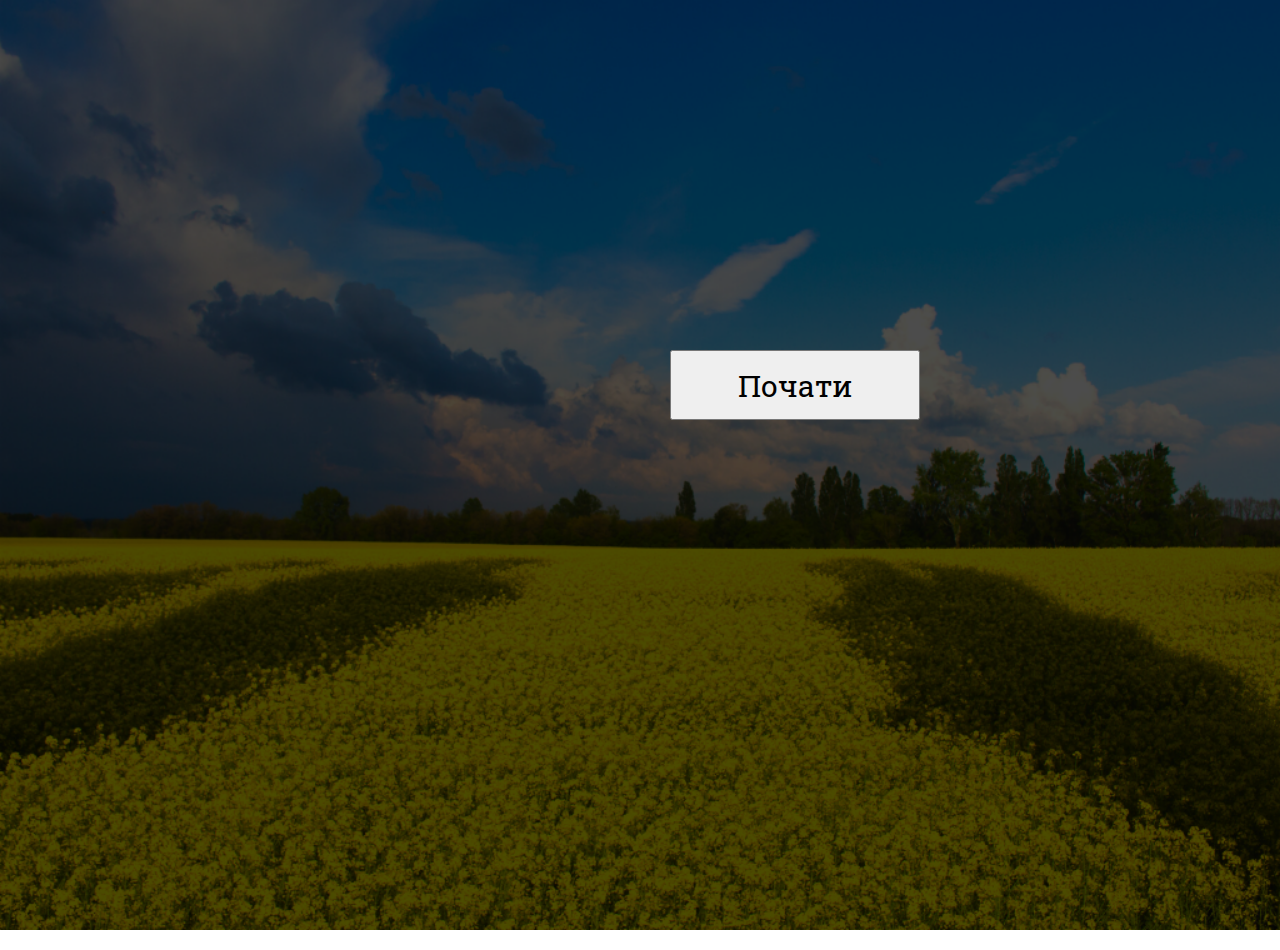
<file: crossword/index.html>
<html>
<head>
	<meta charset="utf8"/>
	<title>Crossword</title>
	<link href="https://fonts.googleapis.com/css?family=Roboto+Slab" rel="stylesheet">
	<link rel="stylesheet" type="text/css" href="style.css">
</head>
<body>

<div id="game">

	<div id="crossword">
		<h1>Чи добре ти розумієшся на військовій техніці ЗСУ?</h1>
		
		<img src="images/Crossword.png">

		<div id="word-1" class='word1'></div>
		<div id="word-2" class='word1'></div>
		<div id="word-3" class='word1'></div>
		<div id="word-4" class='word1'></div>
		<div id="word-5" class='word1'></div>
		<div id="word-6" class='word1'></div>
		<div id="word-7" class='word1'></div>
		<div id="word-8" class='word1'></div>
		<div id="word-9" class='word1'></div>	

		<div id="letter-container">
			<ul class="list"></ul>
		</div>												

		<p class="description">
			1. Крилата ракета окупантів, а ще діаметр снаряду чи кулі
			<br><br>
			2. Машина, яка допомагає хлопцям ЗСУ скоріше прибути до місця бою
			<br><br>
			3. Корабель, який "Нептун" відправив на дно Чорного моря
			<br><br>
			4. Найулюбленіше селище окупантів в Херсонській області
			<br><br>
			5. Ворожа техніка, яку ЗСУ розбирають за допомогою "Ігли"
			<br><br>
			6. Ворожий "Чорний алігатор" і наш МІ - 8
			<br><br>
			7. Справа, якою останнім часом займаються сусіди зі сходу
			<br><br>
			8. Дуже корисна зброя піхоти ЗСУ проти ворожої техніки
			<br><br>
			9. Як скорочено називають окупантів?
		</p>
		
		
	</div>

	<button id="start">Почати</button>
</div>
<div id="end" style="display: none;">
	<h2>Вітаємо! Ти добре знаєш зброю та техніку ЗСУ і наших ворогів. Перемога буде за нами!</h2>
	<h3></h3>
	<h4></h4>
	<button>Restart</button>
</div>

<script src="script.js"></script>
</body>
</html>
</file>
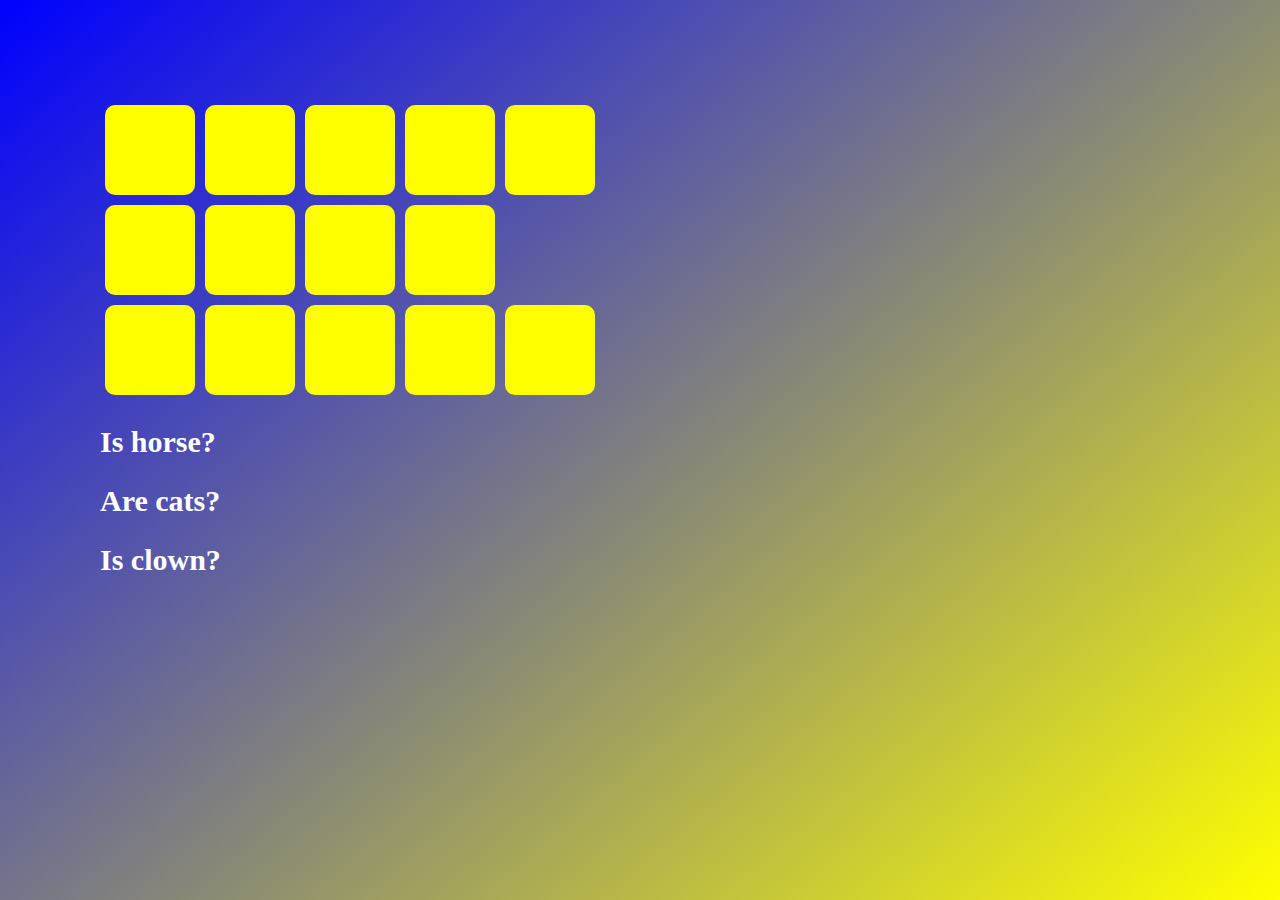
<file: Crossword2/index.html>
<html>
<head>
	<meta charset="utf8"/>
	<title>Crossword</title>
	<link rel="stylesheet" type="text/css" href="style.css">
</head>
<body>

<div id="game">
	<div></div>
	<div class = 'space'></div>
	<div></div>
</div>

<script src="script.js"></script>
</body>
</html>
</file>
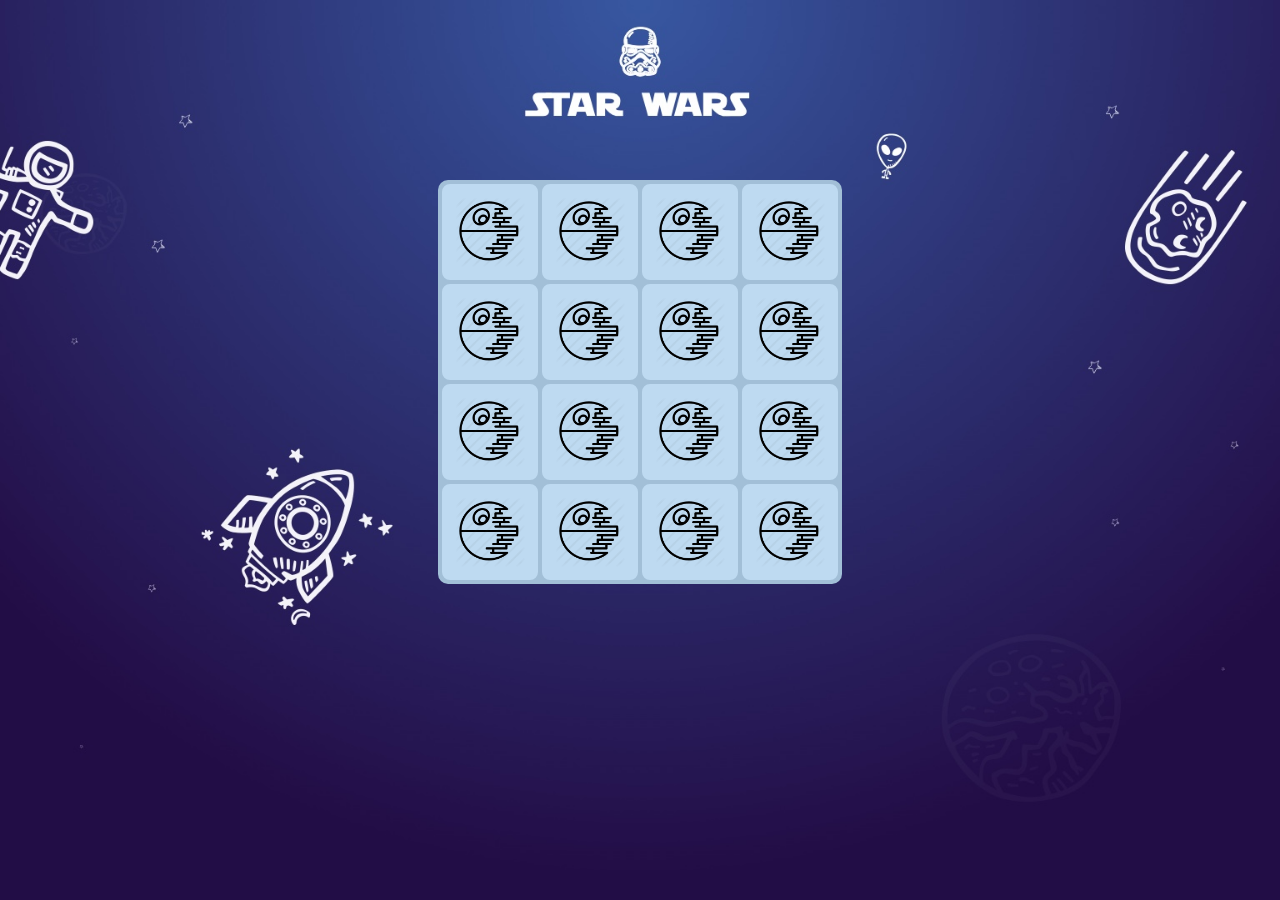
<file: Pairs/index.html>
<!doctype html>
<html>
<head>
	<title>Cards game</title>
	<link rel="stylesheet" type="text/css" href="style.css">
	<meta charset="utf8">
</head>
<body>
	<ul id="cards"></ul>

	<div id="reset">
		<h2>You win</h2>
		<button id="reset-btn">Restart</button>
	</div>

	<script type="text/javascript" src="script.js"></script>
</body>
</html>
</file>
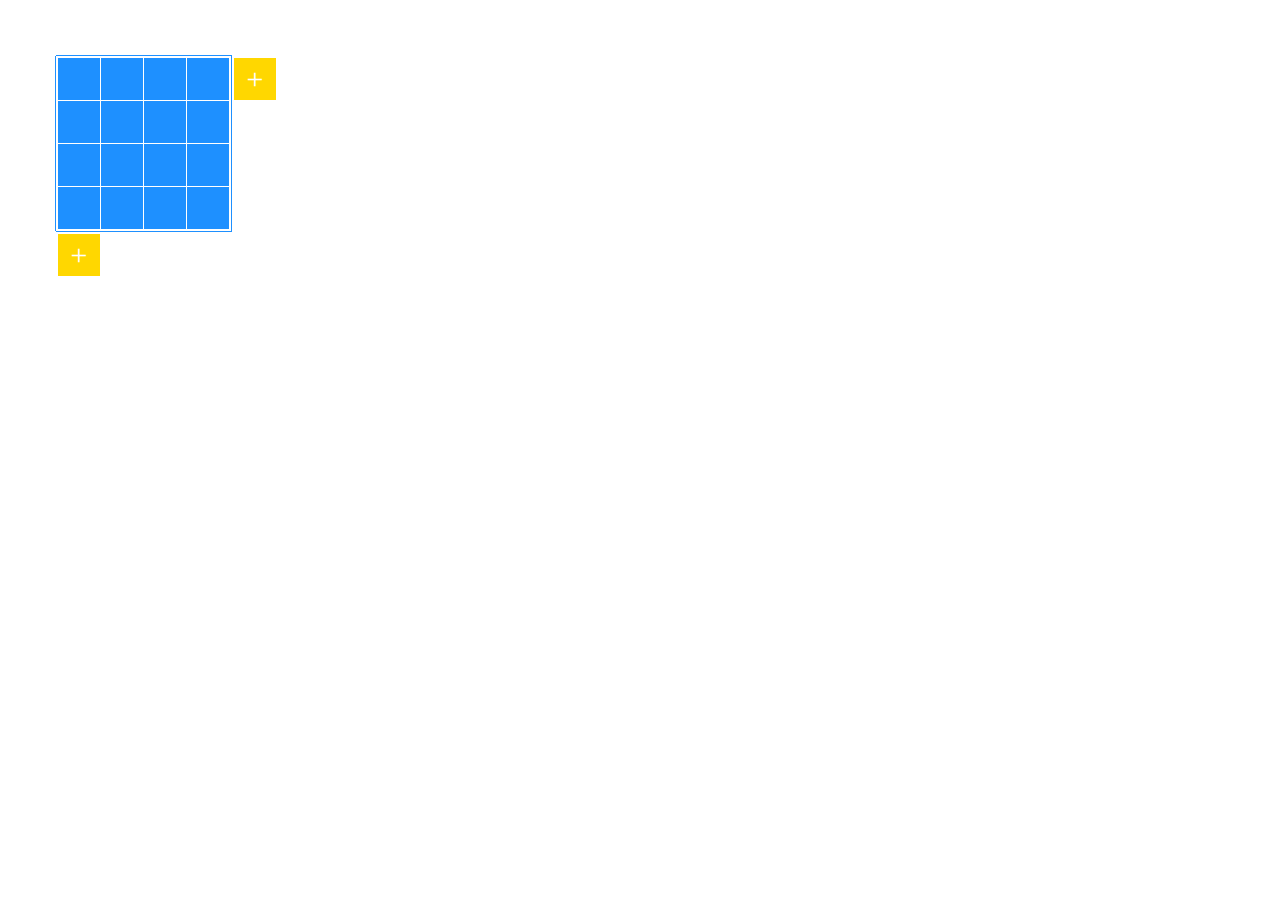
<file: Table/Table2.html>
<!DOCTYPE HTML>
<html>

<head>
  <style>
    table {
      border-collapse: collapse;
    }

    td {  
	  border: 1px solid white;
      padding: 1px;
      text-align: center;
    }
	
	.minus {
	  height: 40px;
	  width: 40px;
	  color: white;
	  font-size: 30px;
	  background-color: white;
	  border: 1px solid white;
	}
	
	.plus {
	  height: 40px;
	  width: 40px;
	  color: white;
	  font-size: 30px;
	  background-color: gold;
	  border: 1px solid white;
	}
	
	.field {
	  height: 40px;
	  width: 40px;
	  background-color: DodgerBlue;
	  border: 1px solid white;
	}
	
	.tab { border: 1px solid DodgerBlue; }	
	.tabr { border-right: 1px solid DodgerBlue; }
	.tabb { border-bottom: 1px solid DodgerBlue; }

  </style>
</head>

<body>
  <table>
    <tr>
      <td></td>
      <td class='tabb'>
        <table>
          <tr><td class='minus' id='rY0' onclick=removeY() onmouseover=mouseOverMinusY(event)>-</td></tr>
        </table>
      <td>
    </tr>
    <tr>
      <td class='tabr'>
        <table>
          <tr  id='lineX0'><td class='minus' onclick=removeX() onmouseover=mouseOverMinusX(event)>-</td></tr>
        </table>
      </td>
      <td class='tab'>
	    <table>
          <tr id='lineX'><td class='field' id='rY' onmouseover=mouseOverField(event)></td></tr>
	    </table>

      </td>
      <td valign="top">
        <table>
          <tr><td class='plus' onclick=addX() onmouseover=mouseOverPlus(event)>+</td></tr>
        </table>
      </td>
    </tr>
    <tr>
      <td></td>
      <td align="center">
        <table>
          <tr><td class='plus' onclick=addY() onmouseover=mouseOverPlus(event)>+</td></tr>
        </table>
      </td>
    </tr>
  </table>


  <div id="number"></div>

  <script>
    let lineX = document.getElementById('lineX');
	let lineX0 = document.getElementById('lineX0');
	let rY = document.getElementById('rY');
	let rY0 = document.getElementById('rY0');
	addX(); addX();	addX();
	addY(); addY();	addY();
    
	function addX(){
	  lineX.after(lineX.cloneNode(true));
	  lineX0.after(lineX0.cloneNode(true));
    }
	
	function removeX(){
	  if (lineX.nextElementSibling) lineX.nextElementSibling.remove();
	  if (lineX0.nextElementSibling) lineX0.nextElementSibling.remove();
    }
	
	function addY(){
	  rY0.after(rY0.cloneNode(true));
	  for (let i=0; i<lineX.parentElement.children.length; i++){
	    lineX.parentElement.children[i].append(rY.cloneNode(true));
	}}
	
	function removeY(){
	  if (rY0.nextElementSibling){
	    rY0.nextElementSibling.remove();
		for (let i=0; i<lineX.parentElement.children.length; i++){
		  lineX.parentElement.children[i].lastElementChild.remove();
	}}}
	
	function mouseOverField(event){
	  let x=0;
	  let elem = event.currentTarget
	  while(elem.previousElementSibling){
	    x+=1;
		elem=elem.previousElementSibling;
	  };
	  
	  let y=0;
	  elem = event.currentTarget.parentElement;
	  while(elem.previousElementSibling){
	    y+=1;
		elem=elem.previousElementSibling;
	  };
	  
	  if (lineX0.parentElement.children[1]){
	    lineX0.parentElement.children[y].firstElementChild.style.backgroundColor = 'red';
	  }
	  if (rY0.parentElement.children[1]){
	    rY0.parentElement.children[x].style.backgroundColor = 'red';
	  }
	  
	  let promise = new Promise(function(resolve, reject) {
	    event.currentTarget.onmouseout = () => resolve();
	  });
	  promise.then(()=>{
		lineX0.parentElement.children[y].firstElementChild.style.backgroundColor = '';
	    rY0.parentElement.children[x].style.backgroundColor = '';
	  })
	}
	
	function mouseOverMinusX(event){
	  let elem = event.currentTarget
	  if (lineX0.parentElement.children[1]){
	    elem.style.backgroundColor = 'FireBrick';
	  }
	  
	  let promise = new Promise(function(resolve, reject) {
	    elem.onmouseout = () => resolve();
	  });
	  promise.then(()=>{elem.style.backgroundColor = '';})
	}
	
	function mouseOverMinusY(event){
	  let elem = event.currentTarget
	  if (rY0.parentElement.children[1]){
	    elem.style.backgroundColor = 'FireBrick';
	  }
	  
	  let promise = new Promise(function(resolve, reject) {
	    elem.onmouseout = () => resolve();
	  });
	  promise.then(()=>{elem.style.backgroundColor = '';})
	}
	
	function mouseOverPlus(event){
	  let elem = event.currentTarget
	  elem.style.backgroundColor = 'yellow';
	  
	  let promise = new Promise(function(resolve, reject) {
	    elem.onmouseout = () => resolve();
	  });
	  promise.then(()=>{elem.style.backgroundColor = '';})
	}
	
  </script>

</body>
</html>
</file>
<file: crossword/style.css>
body, html {
	margin: 0;
	padding: 0;
	width: 100%;
	height: 100%;
}

body {
    background-image: url("images/Background.png");
    background-position: center;
    background-repeat: no-repeat;
    background-size: cover;
}

#game {
	width: 100%;
	margin-top: 50px;
	height: 700px;
	position: relative;
}
#start {
	font-family: 'Roboto Slab', serif;
	margin: 300px 0 0 670px;
	height: 70px;
	width: 250px;
	font-size: 30px;
	cursor: pointer;
}
#start:hover {
	border: none;
	background: #346FA4;
	color: #D3B905;
}
#crossword {
	width: 100%;
	height: 700px;

	position: absolute;
    display: none;
}
#crossword img {
	position: absolute;
	top: 25px;
}
.description {
	font-family: 'Roboto Slab', serif;
	font-size: 15px;
	color: #D3B905;
	position: absolute;
	left: 1000px;
}
#crossword h1 {
	font-family: 'Roboto Slab', serif;
	font-size: 50px;
	color: white;
	width: 1400px;
	margin-bottom: 100px;
	margin-left: 150px;
}
#word-1 {
	/*background: url("images/word_6characters.png") no-repeat;*/
	position: absolute;
    width: 300px;
    height: 50px;
	display: none;
	top: 185px;
    left: 262px;
    cursor: pointer;
    font-family: 'Roboto Slab', serif;
	font-size: 40px;
	color: black;
	letter-spacing: 30px;
	text-indent: 10px;
}

#word-2 {
	/*background: url("images/word_16characters.png") no-repeat;*/
	position: absolute;
	left: 111px;
    top: 234px;
    width: 800px;
    height: 50px;
	background-size: cover;
	display: none;
	cursor: pointer;
	font-family: 'Roboto Slab', serif;
	font-size: 40px;
	color: black;
	letter-spacing: 25px;
	text-indent: 20px;
}

#word-3 {
	/*background: url("images/word_6characters.png") no-repeat;*/
	position: absolute;
	left: 310px;
    top: 285px;
    height: 50px;
    width: 350px;
    cursor: pointer;
	background-size: cover;
	display: none;
	font-family: 'Roboto Slab', serif;
	font-size: 40px;
	color: black;
	letter-spacing: 25px;
	text-indent: 20px;
}

#word-4 {
	/*background: url("images/word_11characters.png") no-repeat;*/
	position: absolute;
	left: 360px;
    top: 335px;
    width: 550px;
    height: 50px;
    cursor: pointer;
	background-size: cover;
	display: none;
	font-family: 'Roboto Slab', serif;
	font-size: 40px;
	color: black;
	letter-spacing: 26px;
	text-indent: 15px;
}

#word-5 {
	/*background: url("images/word_5characters.png") no-repeat;*/
	position: absolute;
	left: 312px;
    top: 385px;
    width: 250px;
    height: 50px;
    cursor: pointer;
	background-size: cover;
	display: none;
	font-family: 'Roboto Slab', serif;
	font-size: 40px;
	color: black;
	letter-spacing: 26px;
	text-indent: 15px;
}

#word-6 {
	/*background: url("images/word_10characters.png") no-repeat;*/
	position: absolute;
	left: 264px;
    top: 435px;
    width: 500px;
    height: 50px;
    cursor: pointer;
	background-size: cover;
	display: none;
	font-family: 'Roboto Slab', serif;
	font-size: 40px;
	color: black;
	letter-spacing: 26px;
	text-indent: 20px;
}

#word-7 {
	/*background: url("images/word_8characters.png") no-repeat;*/
	position: absolute;
	left: 463px;
    top: 485px;
    width: 400px;
    height: 50px;
    cursor: pointer;
	background-size: cover;
	display: none;
	font-family: 'Roboto Slab', serif;
	font-size: 40px;
	color: black;
	letter-spacing: 26px;
	text-indent: 15px;
}

#word-8 {
	/*background: url("images/word_10characters.png") no-repeat;*/
	position: absolute;
	left: 360px;
    top: 535px;
    width: 500px;
    height: 50px;
    cursor: pointer;
	background-size: cover;
	display: none;
	font-family: 'Roboto Slab', serif;
	font-size: 40px;
	color: black;
	letter-spacing: 26px;
	text-indent: 15px;
}

#word-9 {
	/*background: url("images/word_4characters.png") no-repeat;*/
	position: absolute;
	left: 410px;
    top: 585px;
    width: 200px;
    height: 50px;
    cursor: pointer;
	background-size: cover;
	display: none;
	font-family: 'Roboto Slab', serif;
	font-size: 40px;
	color: black;
	letter-spacing: 26px;
	text-indent: 15px;
}

#letter-container {
	position: absolute;
	width: 800px;
	height: 130px;
	top: 650px;
    left: 130px;
    display: none;
    background: black;
    opacity: 50%;
}
.word {
	height: 50px;
	width: 50px;
	font-family: 'Roboto Slab', serif;
	font-size: 20px;
	background: #D3B905;
	color: black;
	margin-left: 20px;
	margin-top: 20px;
	list-style: none;
	opacity: 100%;
	float: left;
	text-align: center;
	cursor: pointer;
}
#congratulations {
	position: absolute;
	width: 150px;
	height: 35px;
	left: calc(50% - 75px);
	top: 160px;
	background: #4F463B;
	border-radius: 25px;
	font-family: 'Roboto Slab', serif;
	font-size: 12px;
	color: #FFFFFF;
	border: none;
	cursor: pointer;
	outline: none;
	display: none;
}

#end {
    background: #FFF;
    width: 600px;
    height: 520px;
    border-radius: 20px;
    text-align: center;
    padding: 2px 20px;
    margin: 80px auto;
    font-family: arial black;
    font-size: 24px;
}

#end button {
    padding: 20px 60px;
    font-size: 24px;
    font-family: arial black;
    background: #f78422;
    border-radius: 50px;
    border: 4px solid #336184;
    cursor: pointer;
    margin: 20px;
    outline: none;
    color: #FFF;
    text-transform: uppercase;
}

#end button:hover {
    background: #8a7868;
}

#end h3 {
    height: 25px;
}



/*План
// 1. Створити драфт кросворду про ЗСУ та ворожу техніку
// 1.1. Прописати всі означення слів текстом
// 1.2. Створити фон - заставку гри - малюнок стилізований під флаг України
// 1.3. Створиити скелет кросворду з порожніми клітинками в Canva .png

// 2. Кросворд - назва "Чи добре ти розумієшся на військовій техніці?"
// 2.1  Калібр - крилата ракета окупантів, а ще діаметр снаряду чи кулі
// 2.2. Бронетранспортер - машина, яка допомагає хлопцям ЗСУ скоріше прибути до місця бою
// 2.3. Крейсер - Корабель, який "Нептун" відправив на дно Чорного моря
// 2.4. Чорнобаївка - Найулюбленіше селище окупантів в Херсонській області 
// 2.5. Літак - Ворожа техніка, яку ЗСУ розбирають за допомогою "Ігли".
// 2.6. Гелікоптер - Ворожий "Чорний алігатор" і наш МІ - 8.  
// 2.7. Тероризм - справа, якою останнім часом займаються сусіди зі сходу.
// 2.8. Гранатомет - Дуже корисна зброя піхоти ЗСУ проти ворожої техніки. 
// 2.9. Орки - Як називають окупантів?
// 2.10 Байрактар - виділене слово.
</file>
<file: Crossword2/style.css>
body {
	margin: 100px;
	background: linear-gradient(140deg, blue, yellow);
}

.line {
	height: 100px;
}

.sqr {
	margin: 5px;
	height: 65px;
	width: 90px;
	position: relative;
	background-color: yellow;
	float: left;
	border-radius: 10px;
	font-size: 30px;
	text-align: center;
	padding-top: 25px;
	pa
}

h2 {
	color: white;
	font-size: 30px;
}
</file>
<file: Pairs/style.css>
@font-face {
	font-family: "STARWARS";
	src: url("fonts/STARWARS.eot?") format("eot"),
		url("fonts/STARWARS.woff") format("woff"),
		url("fonts/STARWARS.ttf") format("truetype"),
		url("fonts/STARWARS.svg#STARWARS") format("svg");
	font-weight: normal;
	font-style: normal;
}
html, body {
	padding: 0;
	margin: 0;
}
body {
	background: url(images/bfg.jpg) no-repeat center top fixed;
    -webkit-background-size: cover;
    -moz-background-size: cover;
    -o-background-size: cover;
    background-size: cover;
    position: relative;
	font-family: "STARWARS", sans-serif;
}
#cards {
	background: #A2BFD7;
	width: 400px;
	height: 400px;
	border-radius: 10px;
	padding: 2px;
	margin: 0 auto;
	margin-top: 180px;
}
#cards li {
	list-style: none;
	background: #BEDAF1;
	width: 96px;
	border: 2px solid #A2BFD7;
	border-radius: 10px;
	float: left;
	height: 96px;
	background-image: url("images/back.png");
	background-repeat: no-repeat;
	cursor: pointer;    
	background-size: 70px auto;
    background-position: center;
	transition: visibility .6s ease-in-out;
}

#reset {
	background: #FFF;
    border: 4px solid #251651;
    border-radius: 10px;
    width: 200px;
    padding: 20px;
    height: 84px;
    color: #251651;
    position: absolute;
    top: calc(50% - 60px);
    left: calc(50% - 128px);
	display: none;
}
#reset h2 {
	font-size: 40px;
	margin: 0;
	text-align: center;
	text-transform: uppercase;
}
#reset button {
	border: 2px solid #251651;
	color: #251651;
	font-size: 24px;
	border-radius: 4px;
	display: block;
	margin: 15px auto 0;
	cursor: pointer;
	padding: 8px 15px 5px;
	text-transform: uppercase;
	background: #FFF;
	font-family: "STARWARS", sans-serif;
}
#reset button:hover {
	background: #251651;
	color: #FFF;
}
</file>
